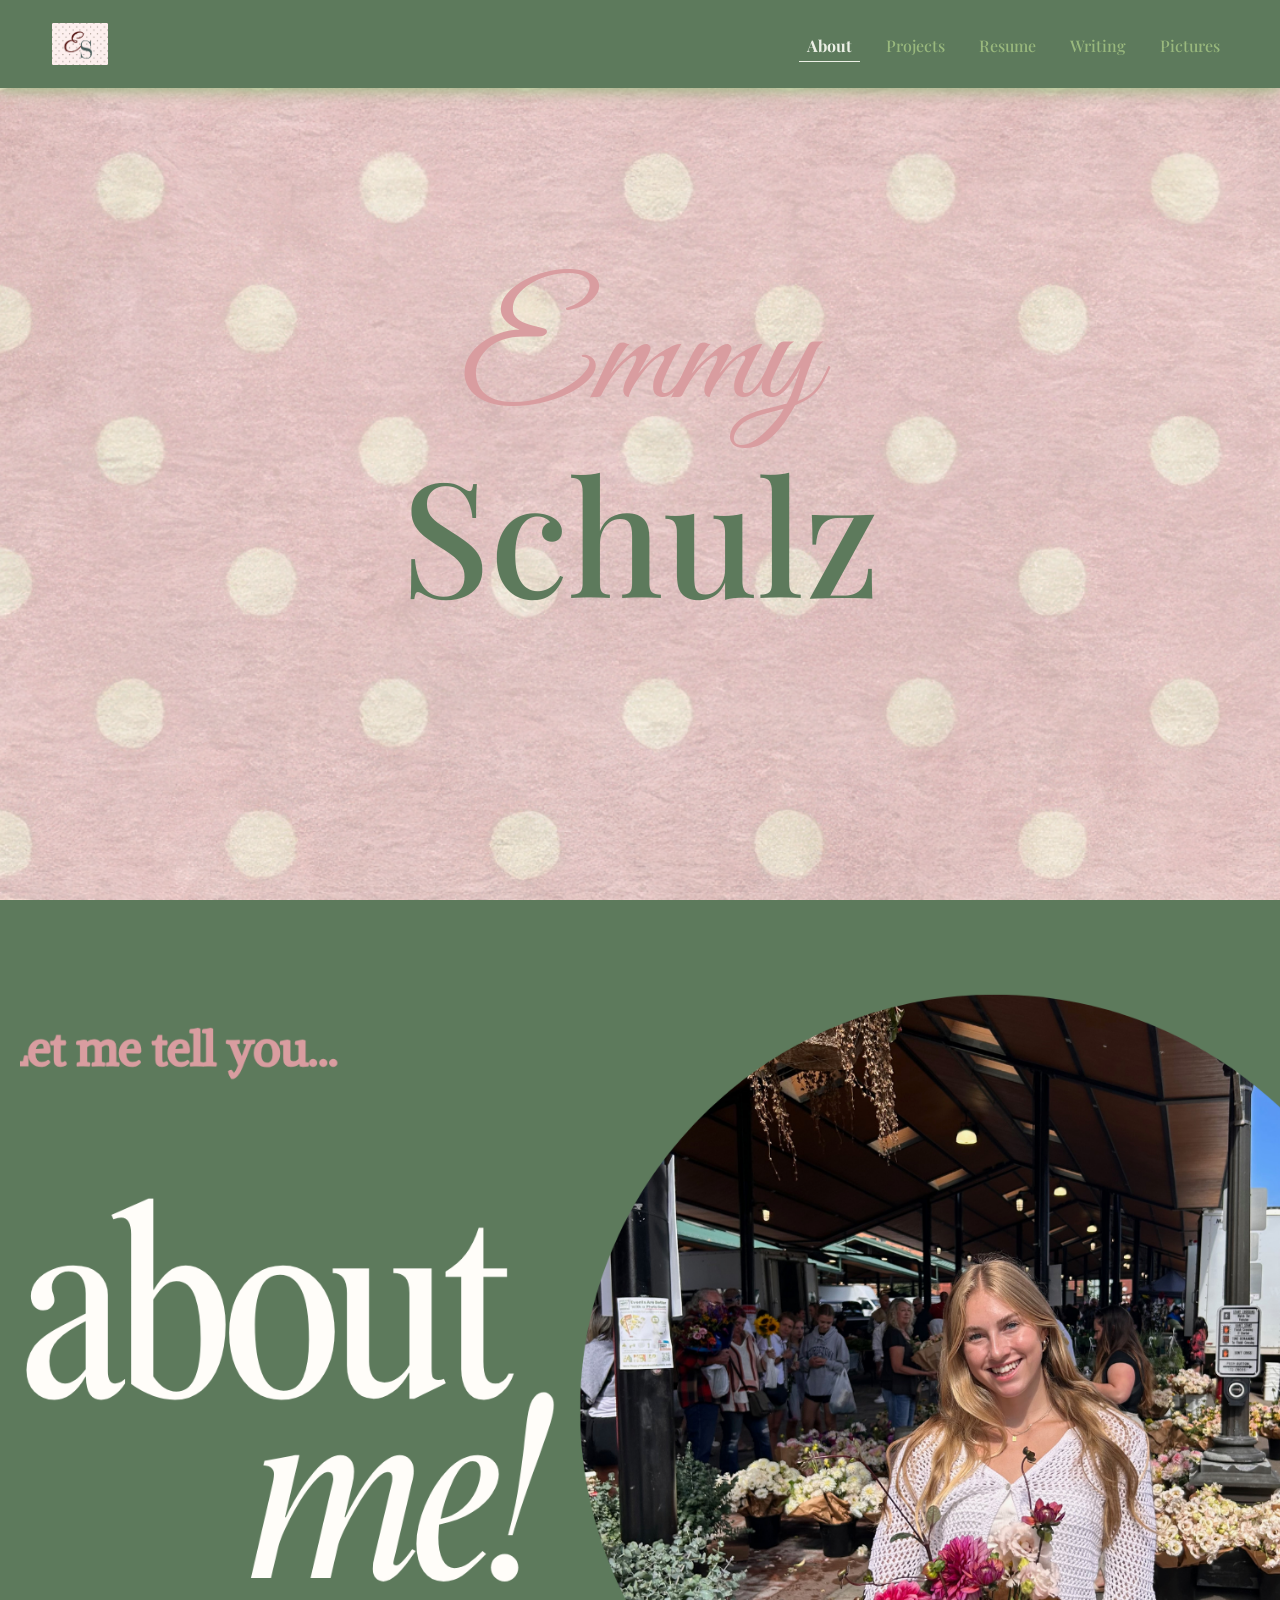
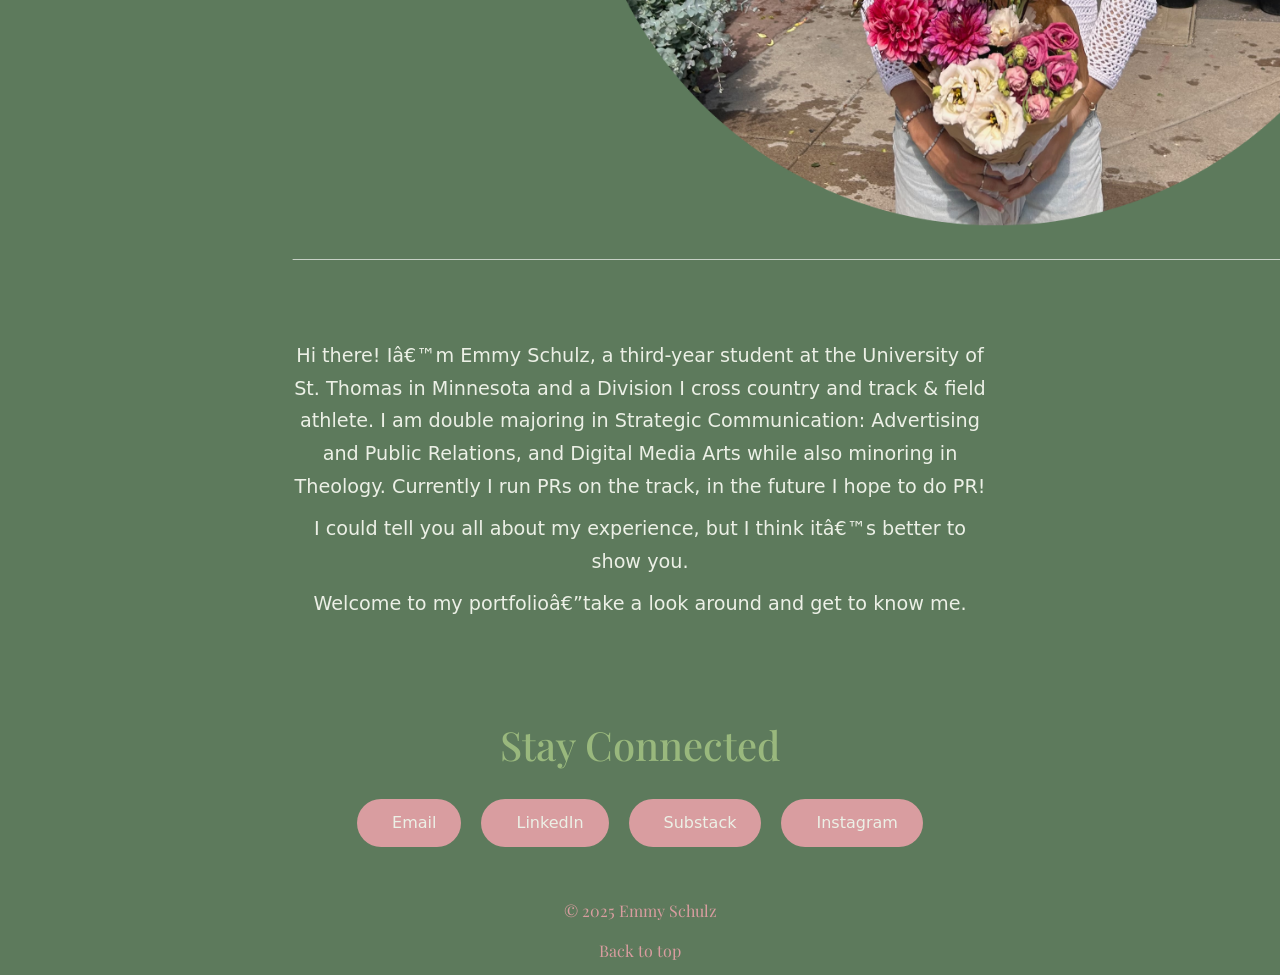
<file: index.html>
<!DOCTYPE html>
<html lang="en">
<!--INITIALIZATION IN BACKGROUND SECTION DO NOT EDIT OR TOUCH-->
	<head>
		<link rel="stylesheet" href="https://cdnjs.cloudflare.com/ajax/libs/animate.css/4.1.1/animate.min.css"/>
		
		<meta name="viewport" content="width=device-width, initial-scale=1">

		<meta name="description" content="A student athlete at St. Thomas who runs, writes, designs and plans! ">

		<meta property="og:image" content="images/polkadots.png">

		<link rel="icon" href="images/initials.png" type="image/x-icon">

<!--ACTUAL PAGE LINKS AND STYLE SHEETS.-->

		<title>Emmy Schulz Portfolio</title>

		<link href="https://cdn.jsdelivr.net/npm/bootstrap@5.3.8/dist/css/bootstrap.min.css" rel="stylesheet" integrity="sha384-sRIl4kxILFvY47J16cr9ZwB07vP4J8+LH7qKQnuqkuIAvNWLzeN8tE5YBujZqJLB" crossorigin="anonymous">

		<link href="styles/styles.css" rel="stylesheet">

		<link href="https://fonts.googleapis.com/css2?family=Great+Vibes&family=Playfair+Display:wght@400;700&display=swap" rel="stylesheet">

    <link href="https://fonts.googleapis.com/css2?family=Gravitas+One&display=swap" rel="stylesheet">

    <script src="https://cdn.jsdelivr.net/npm/bootstrap@5.3.8/dist/js/bootstrap.bundle.min.js"></script>

	  

  </head>
	<body>
		

		<!-- navbar with a drop down that collapses on screens smaller than medium width -->
<nav class="navbar navbar-expand-md fixed-top">
  <div class="container-fluid">

    <a class="navbar-brand" href="index.html">
  <img src="images/initials.png" alt="logo" class="nav-logo">
</a>

    <button
      class="navbar-toggler"
      type="button"
      data-bs-toggle="collapse"
      data-bs-target="#navbarText"
      aria-controls="navbarText"
      aria-expanded="false"
      aria-label="Toggle navigation"
    >
      <span class="navbar-toggler-icon"></span>
    </button>

    <div class="collapse navbar-collapse justify-content-end" id="navbarText">

      <ul class="navbar-nav">

        <li class="nav-item">
          <a class="nav-link active" href="index.html">About</a>
        </li>

        <li class="nav-item">
          <a class="nav-link" href="projects.html">Projects</a>
        </li>

        <li class="nav-item">
          <a class="nav-link" href="resume.html">Resume</a>
        </li>

        <li class="nav-item">
          <a class="nav-link" href="writing.html">Writing</a>
        </li>

        <li class="nav-item">
          <a class="nav-link" href="pictures.html">Pictures</a>
        </li>

      </ul>

    </div>
  </div>
</nav>



		<!-- Hero Section -->
		<section id="hero" class="hero-section d-flex align-items-center justify-content-center text-center">
    <div class="hero-text">
        <h1 class="first-name">Emmy</h1>
        <h2 class="last-name">Schulz</h2>
    </div>
</section>

<section id="about" class="about-section">

    <img src="images/aboutmebanner2.png" 
         alt="About Emmy Schulz" 
         class="full-photo">

    <div class="about-text text-center">
        <p class="intro-text">
            Hi there! I’m Emmy Schulz, a third-year student at the University of St. Thomas 
            in Minnesota and a Division I cross country and track & field athlete. I am double majoring in Strategic Communication: Advertising and Public Relations, and Digital Media Arts while also minoring in Theology. Currently I run PRs on the track, in the future I hope to do PR! 
        </p>

        <p class="intro-text">
            I could tell you all about my experience, but I think it’s better to show you.
        </p>

        <p class="intro-text">
            Welcome to my portfolio—take a look around and get to know me.
        </p>
    </div>

</section>

  <!-- Stay Connected Section -->
      <div id="stay-connected">
        <h2>Stay Connected</h2>
        <div class="social-links">
          <a href="mailto:your-email@example.com" class="social-btn">
            <i class="fa-solid fa-envelope"></i> Email
          </a>
          <a
            href="https://www.linkedin.com/in/emmy-schulz-8937b3288"
            target="_blank"
            class="social-btn"
          >
            <i class="fa-brands fa-linkedin"></i> LinkedIn
          </a>
          <a
            href="https://substack.com/@emmyschulz"
            target="_blank"
            class="social-btn"
          >
            <i class="fa-solid fa-pen-nib"></i> Substack
          </a>
          <a
            href="https://www.instagram.com/emmy_schulz6/"
            target="_blank"
            class="social-btn"
          >
            <i class="fa-brands fa-instagram"></i> Instagram
          </a>
        </div>
      </div>

      <div id="footer">
        <p>&copy; 2025 Emmy Schulz</p>
        <ul>
          <li><a href="#top">Back to top</a></li>
        </ul>
      </div>
    </div>
  </body>
</html>
</file>
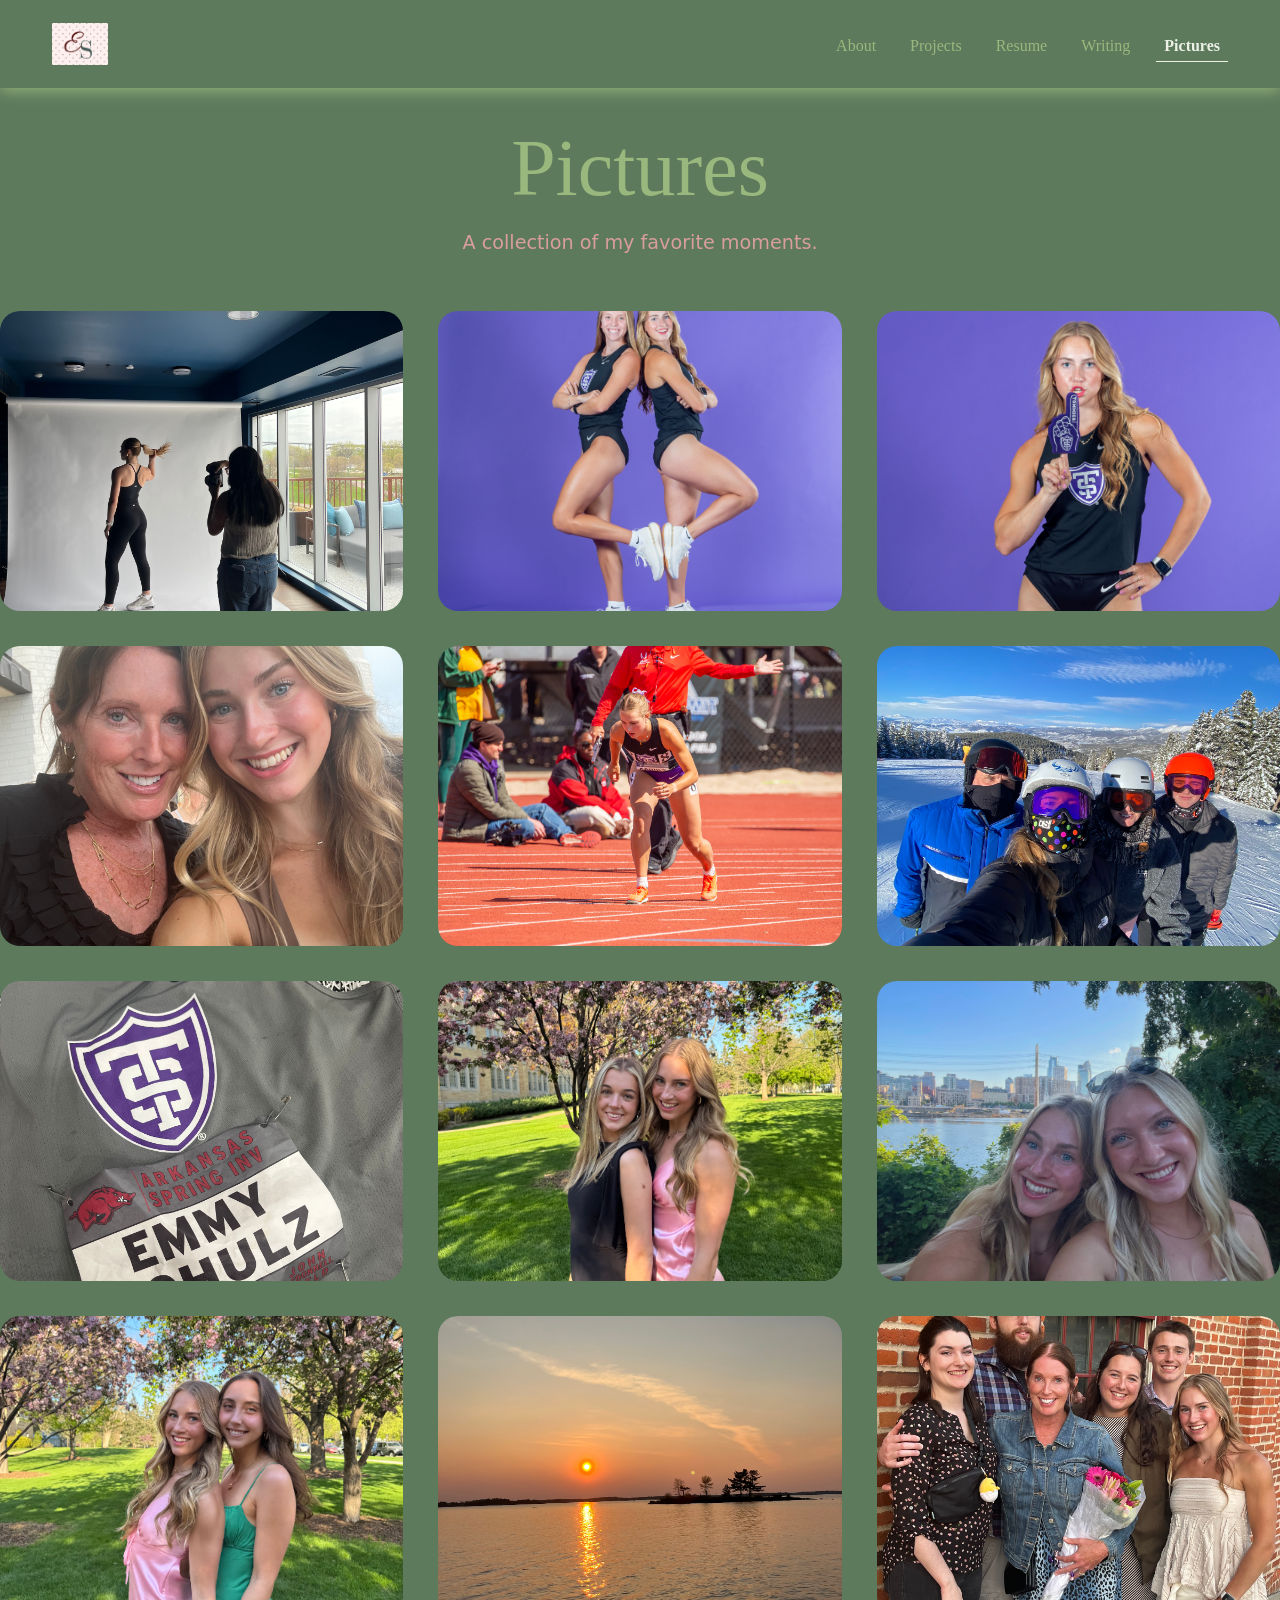
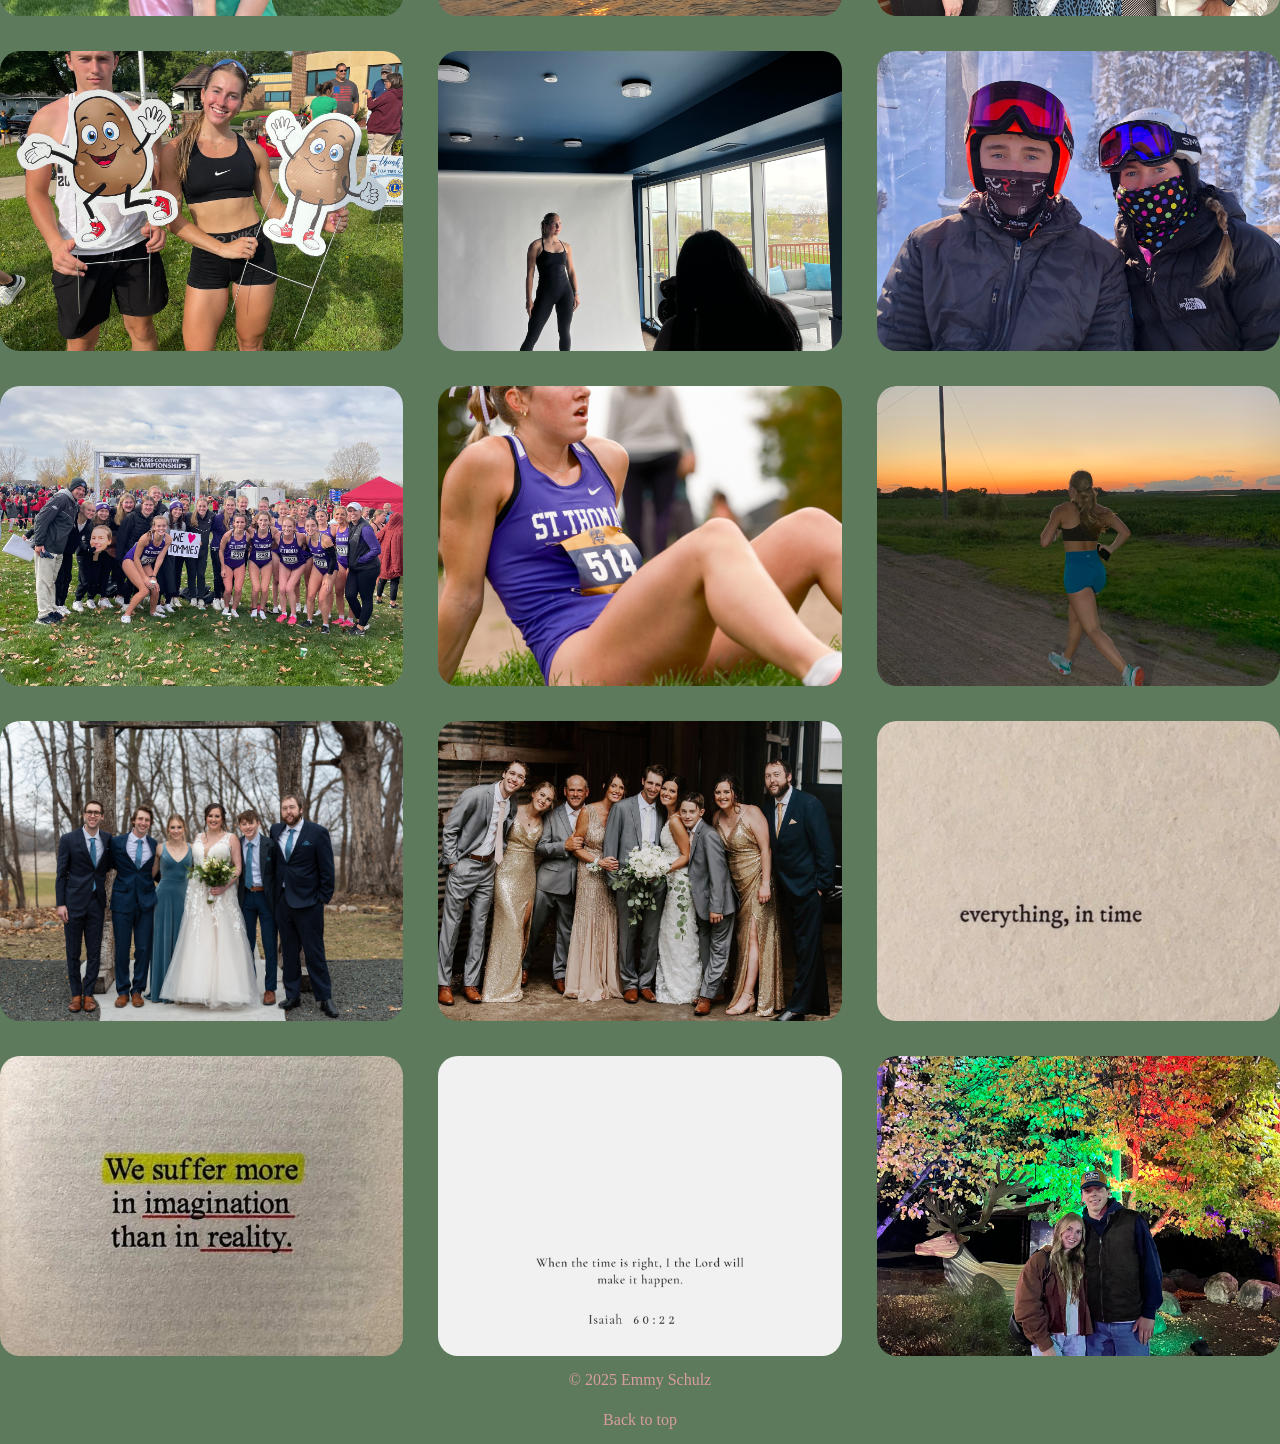
<file: pictures.html>
<!DOCTYPE html>
<html lang="en">
<head>

  <meta charset="UTF-8">
  <meta name="viewport" content="width=device-width, initial-scale=1.0">

  <title>Projects | Emmy Schulz</title>

  <link href="https://cdn.jsdelivr.net/npm/bootstrap@5.3.8/dist/css/bootstrap.min.css" rel="stylesheet">

  <link href="styles/styles.css" rel="stylesheet">
  <script src="https://cdn.jsdelivr.net/npm/bootstrap@5.3.8/dist/js/bootstrap.bundle.min.js"></script>

</head>

<body> 

		<!-- navbar with a drop down that collapses on screens smaller than medium width -->
<nav class="navbar navbar-expand-md fixed-top">
  <div class="container-fluid">

    <a class="navbar-brand" href="index.html">
  <img src="images/initials.png" alt="logo" class="nav-logo">
</a>

    <button
      class="navbar-toggler"
      type="button"
      data-bs-toggle="collapse"
      data-bs-target="#navbarText"
      aria-controls="navbarText"
      aria-expanded="false"
      aria-label="Toggle navigation"
    >
      <span class="navbar-toggler-icon"></span>
    </button>

    <div class="collapse navbar-collapse justify-content-end" id="navbarText">

      <ul class="navbar-nav">

        <li class="nav-item">
          <a class="nav-link" href="index.html">About</a>
        </li>

        <li class="nav-item">
          <a class="nav-link" href="projects.html">Projects</a>
        </li>

        <li class="nav-item">
          <a class="nav-link" href="resume.html">Resume</a>
        </li>

        <li class="nav-item">
          <a class="nav-link" href="writing.html">Writing</a>
        </li>

        <li class="nav-item">
          <a class="nav-link active" href="pictures.html">Pictures</a>
        </li>

      </ul>

    </div>
  </div>
</nav>
    

<!-- HEADER -->
<section class="photos-header text-center">
  <h1>Pictures</h1>
  <p>
    A collection of my favorite moments.
  </p>
</section>

<!-- PHOTO GRID -->
<section class="projects-section">
  <div class="projects-grid photo-grid">

    <img src="images/img1.jpeg" alt="">
    <img src="images/img2.JPG" alt="">
    <img src="images/img20.JPG" alt="">
    <img src="images/img7.jpeg" alt="">
    <img src="images/img8.JPG" alt="">
    <img src="images/img3.jpeg" alt="">
    <img src="images/img6.jpeg" alt="">
    <img src="images/img9.jpeg" alt="">
    <img src="images/img10.jpeg" alt="">
    <img src="images/img21.jpeg" alt="">
    <img src="images/img4.jpeg" alt="">
    <img src="images/img11.jpeg" alt="">
    <img src="images/img15.jpeg" alt="">
    <img src="images/img13.jpeg" alt="">
    <img src="images/img23.jpeg" alt="">
    <img src="images/img16.jpeg" alt="">
    <img src="images/img25.JPG" alt="">
    <img src="images/img18.jpeg" alt="">
    <img src="images/img19.JPG" alt="">
    <img src="images/img22.JPG" alt="">
    <img src="images/img5.JPG" alt="">
    <img src="images/img12.JPG" alt="">
    <img src="images/img14.JPG" alt="">
    <img src="images/img24.jpeg" alt="">

  </div>
</section>


<div id="footer">
        <p>&copy; 2025 Emmy Schulz</p>
        <ul>
          <li><a href="#top">Back to top</a></li>
        </ul>
      </div>
      </body>
</html>
</file>
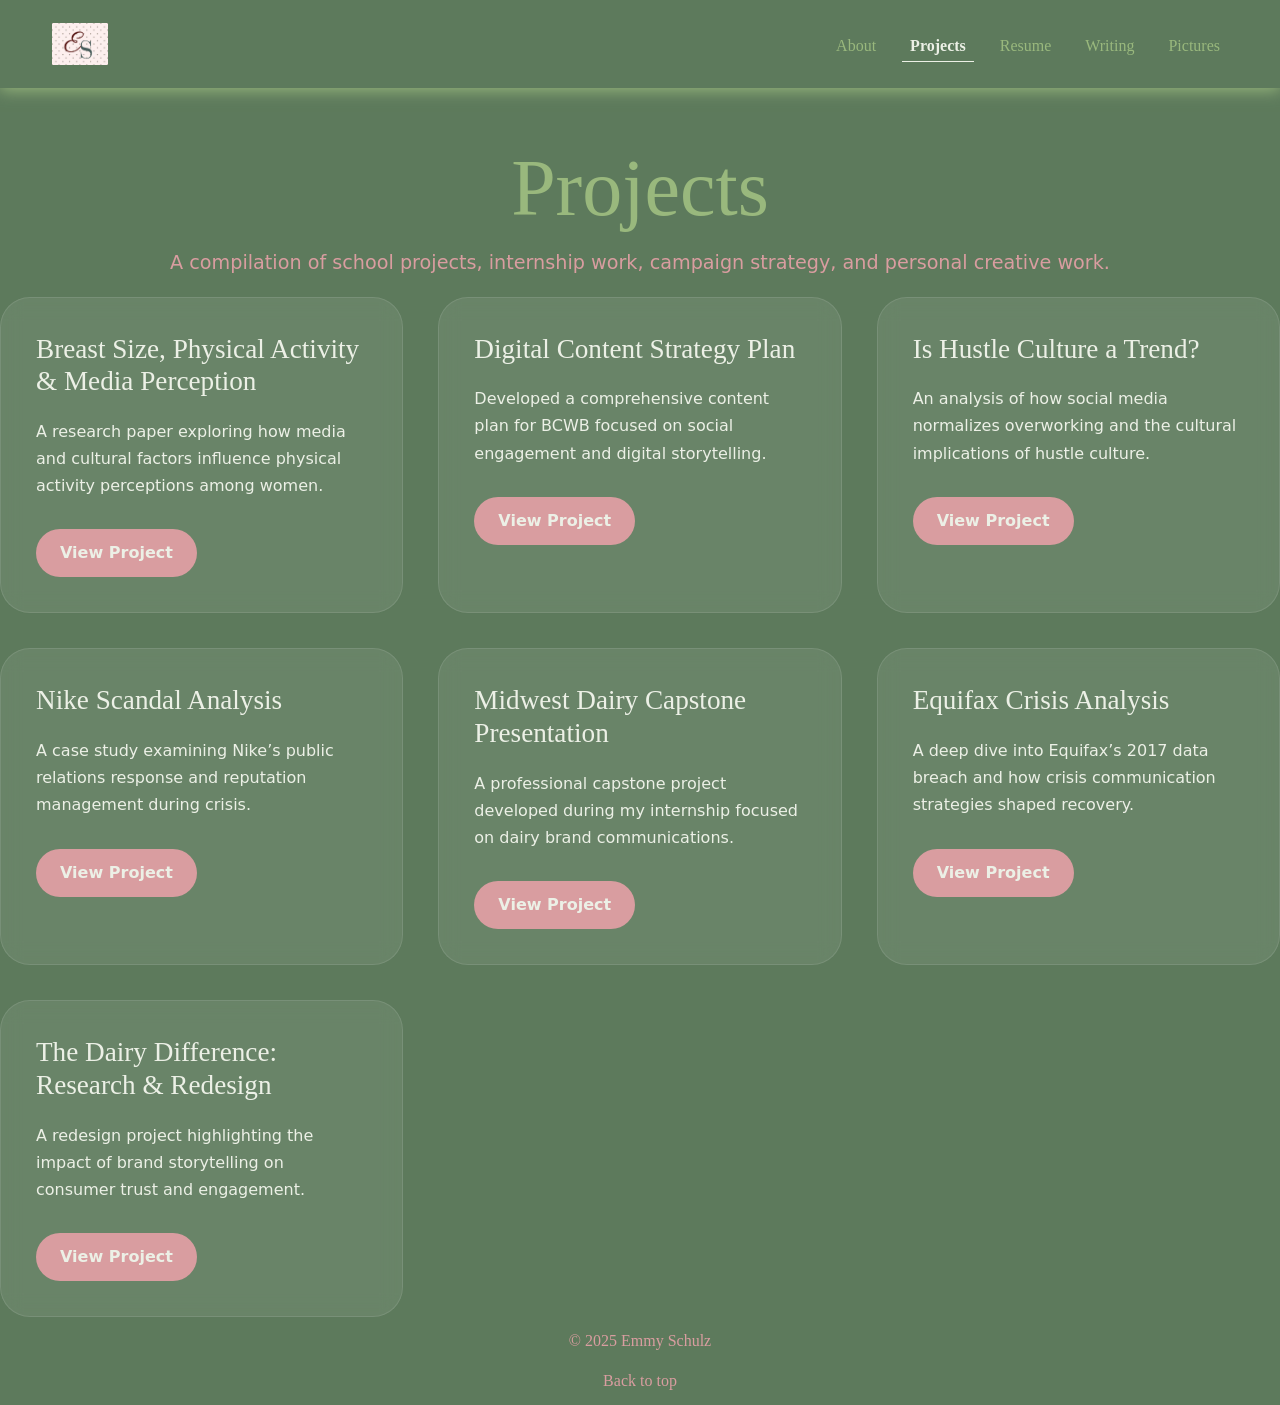
<file: projects.html>
<!DOCTYPE html>
<html lang="en">
<head>

  <meta charset="UTF-8">
  <meta name="viewport" content="width=device-width, initial-scale=1.0">

  <title>Projects | Emmy Schulz</title>

  <link href="https://cdn.jsdelivr.net/npm/bootstrap@5.3.8/dist/css/bootstrap.min.css" rel="stylesheet">

  <link href="styles/styles.css" rel="stylesheet">
  <script src="https://cdn.jsdelivr.net/npm/bootstrap@5.3.8/dist/js/bootstrap.bundle.min.js"></script>

</head>

<body>


		<!-- navbar with a drop down that collapses on screens smaller than medium width -->
<nav class="navbar navbar-expand-md fixed-top">
  <div class="container-fluid">

    <a class="navbar-brand" href="index.html">
  <img src="images/initials.png" alt="logo" class="nav-logo">
</a>

    <button
      class="navbar-toggler"
      type="button"
      data-bs-toggle="collapse"
      data-bs-target="#navbarText"
      aria-controls="navbarText"
      aria-expanded="false"
      aria-label="Toggle navigation"
    >
      <span class="navbar-toggler-icon"></span>
    </button>

    <div class="collapse navbar-collapse justify-content-end" id="navbarText">

      <ul class="navbar-nav">

        <li class="nav-item">
          <a class="nav-link" href="index.html">About</a>
        </li>

        <li class="nav-item">
          <a class="nav-link active" href="projects.html">Projects</a>
        </li>

        <li class="nav-item">
          <a class="nav-link" href="resume.html">Resume</a>
        </li>

        <li class="nav-item">
          <a class="nav-link" href="writing.html">Writing</a>
        </li>

        <li class="nav-item">
          <a class="nav-link" href="pictures.html">Pictures</a>
        </li>

      </ul>

    </div>
  </div>
</nav>



<!-- PAGE HEADER -->

    <div class="projects-header text-center">
        <h1>Projects</h1>
        <p>
            A compilation of school projects, internship work,
            campaign strategy, and personal creative work.
        </p>
    </div>

    <div class="projects-grid">

        <div class="project-card">
            <h3>Breast Size, Physical Activity & Media Perception</h3>

            <p>
                A research paper exploring how media and cultural
                factors influence physical activity perceptions among women.
            </p>

            <a href="PDFs/pdf1research.pdf" target="_blank" class="project-btn">
                View Project
            </a>
        </div>

        <div class="project-card">
            <h3>Digital Content Strategy Plan</h3>

            <p>
                Developed a comprehensive content plan for BCWB
                focused on social engagement and digital storytelling.
            </p>

            <a href="PDFs/pdf2bcwb.pdf" target="_blank" class="project-btn">
                View Project
            </a>
        </div>

        <div class="project-card">
            <h3>Is Hustle Culture a Trend?</h3>

            <p>
                An analysis of how social media normalizes overworking
                and the cultural implications of hustle culture.
            </p>

            <a href="PDFs/pdf3mtrends.pdf" target="_blank" class="project-btn">
                View Project
            </a>
        </div>

        <div class="project-card">
            <h3>Nike Scandal Analysis</h3>

            <p>
                A case study examining Nike’s public relations response
                and reputation management during crisis.
            </p>

            <a href="PDFs/pdf4nike.pdf" target="_blank" class="project-btn">
                View Project
            </a>
        </div>

        <div class="project-card">
            <h3>Midwest Dairy Capstone Presentation</h3>

            <p>
                A professional capstone project developed during my internship
                focused on dairy brand communications.
            </p>

            <a href="PDFs/pdf5capstonemd.pdf" target="_blank" class="project-btn">
                View Project
            </a>
        </div>

        <div class="project-card">
            <h3>Equifax Crisis Analysis</h3>

            <p>
                A deep dive into Equifax’s 2017 data breach and how
                crisis communication strategies shaped recovery.
            </p>

            <a href="PDFs/pdf6crisis.pdf" target="_blank" class="project-btn">
                View Project
            </a>
        </div>

        <div class="project-card">
            <h3>The Dairy Difference: Research & Redesign</h3>

            <p>
                A redesign project highlighting the impact of brand storytelling
                on consumer trust and engagement.
            </p>

            <a href="PDFs/pdf7dairydif.pdf" target="_blank" class="project-btn">
                View Project
            </a>
        </div>

    </div>

</section>

<!-- FOOTER -->
<div id="footer">
        <p>&copy; 2025 Emmy Schulz</p>
        <ul>
          <li><a href="#top">Back to top</a></li>
        </ul>
      </div>

<script src="https://cdn.jsdelivr.net/npm/bootstrap@5.3.8/dist/js/bootstrap.bundle.min.js"></script>

</body>
</html>
</file>
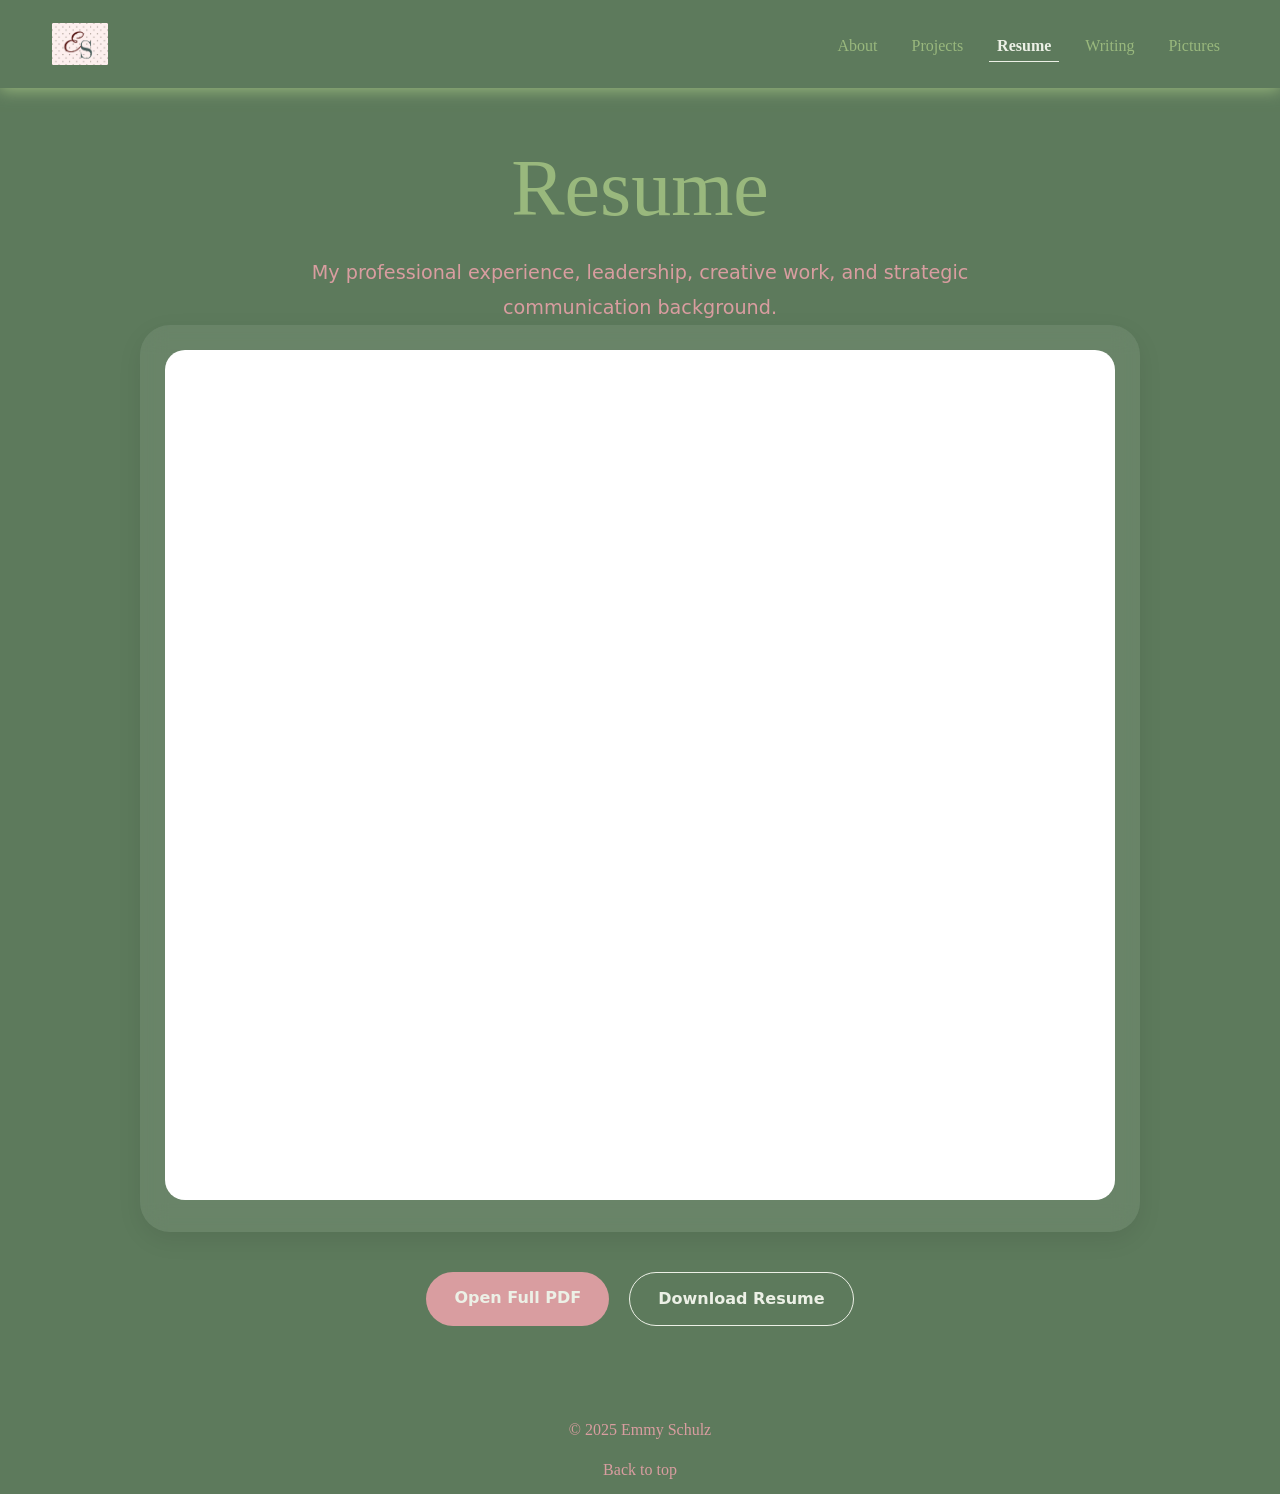
<file: resume.html>
<!DOCTYPE html>
<html lang="en">
<head>

  <meta charset="UTF-8">
  <meta name="viewport" content="width=device-width, initial-scale=1.0">

  <title>Projects | Emmy Schulz</title>

  <link href="https://cdn.jsdelivr.net/npm/bootstrap@5.3.8/dist/css/bootstrap.min.css" rel="stylesheet">

  <link href="styles/styles.css" rel="stylesheet">
  <script src="https://cdn.jsdelivr.net/npm/bootstrap@5.3.8/dist/js/bootstrap.bundle.min.js"></script>

</head>

<body>


		<!-- navbar with a drop down that collapses on screens smaller than medium width -->
<nav class="navbar navbar-expand-md fixed-top">
  <div class="container-fluid">

    <a class="navbar-brand" href="index.html">
  <img src="images/initials.png" alt="logo" class="nav-logo">
</a>

    <button
      class="navbar-toggler"
      type="button"
      data-bs-toggle="collapse"
      data-bs-target="#navbarText"
      aria-controls="navbarText"
      aria-expanded="false"
      aria-label="Toggle navigation"
    >
      <span class="navbar-toggler-icon"></span>
    </button>

    <div class="collapse navbar-collapse justify-content-end" id="navbarText">

      <ul class="navbar-nav">

        <li class="nav-item">
          <a class="nav-link" href="index.html">About</a>
        </li>

        <li class="nav-item">
          <a class="nav-link" href="projects.html">Projects</a>
        </li>

        <li class="nav-item">
          <a class="nav-link active" href="resume.html">Resume</a>
        </li>

        <li class="nav-item">
          <a class="nav-link" href="writing.html">Writing</a>
        </li>

        <li class="nav-item">
          <a class="nav-link" href="pictures.html">Pictures</a>
        </li>

      </ul>

    </div>
  </div>
</nav>


<section class="resume-section">

    <div class="resume-header text-center">

        <h1>Resume</h1>

        <p>
            My professional experience, leadership, creative work,
            and strategic communication background.
        </p>

    </div>

    <div class="resume-container">

        <iframe
            src="PDFs/resume.pdf"
            class="resume-frame">
        </iframe>

    </div>

    <div class="resume-buttons">

        <a href="pdfs/resume.pdf"
           target="_blank"
           class="resume-btn">
           Open Full PDF
        </a>

        <a href="pdfs/resume.pdf"
           download
           class="resume-btn secondary-btn">
           Download Resume
        </a>

    </div>

</section>

<div id="footer">
        <p>&copy; 2025 Emmy Schulz</p>
        <ul>
          <li><a href="#top">Back to top</a></li>
        </ul>
      </div>
</file>
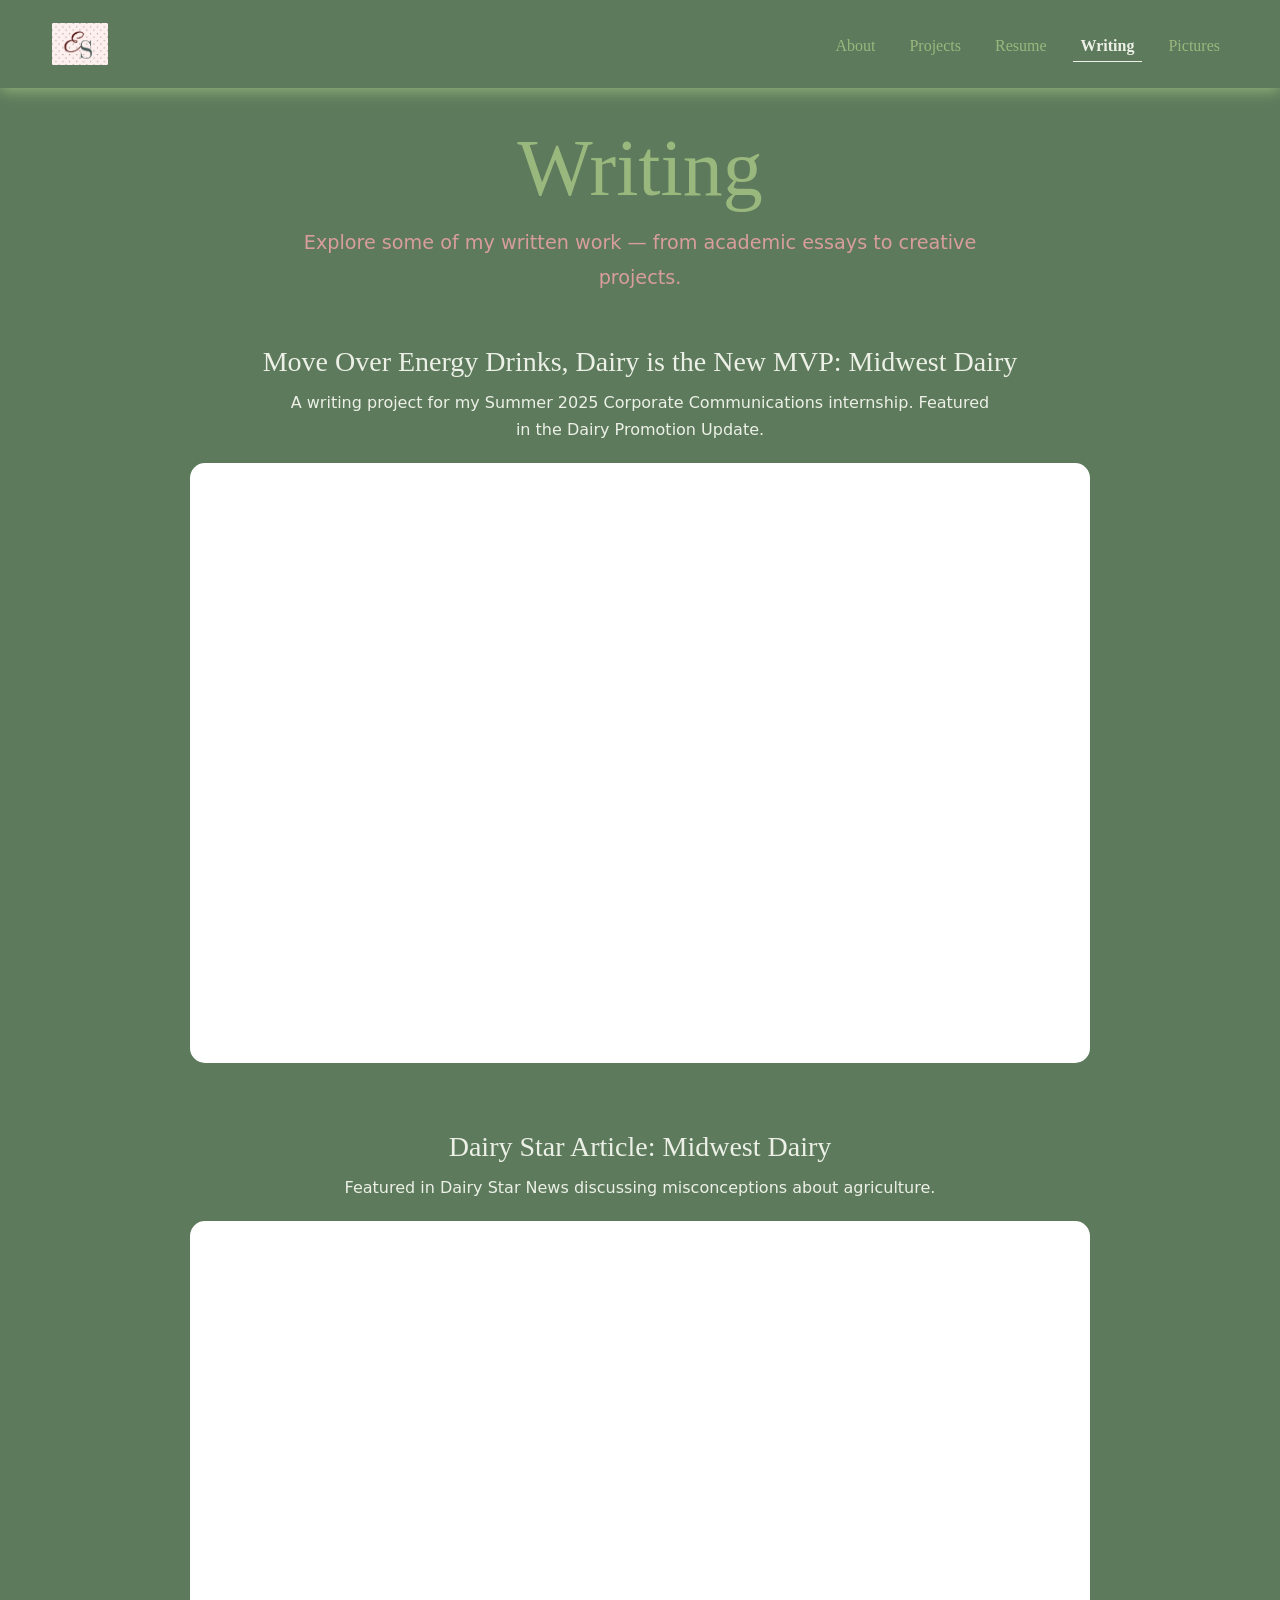
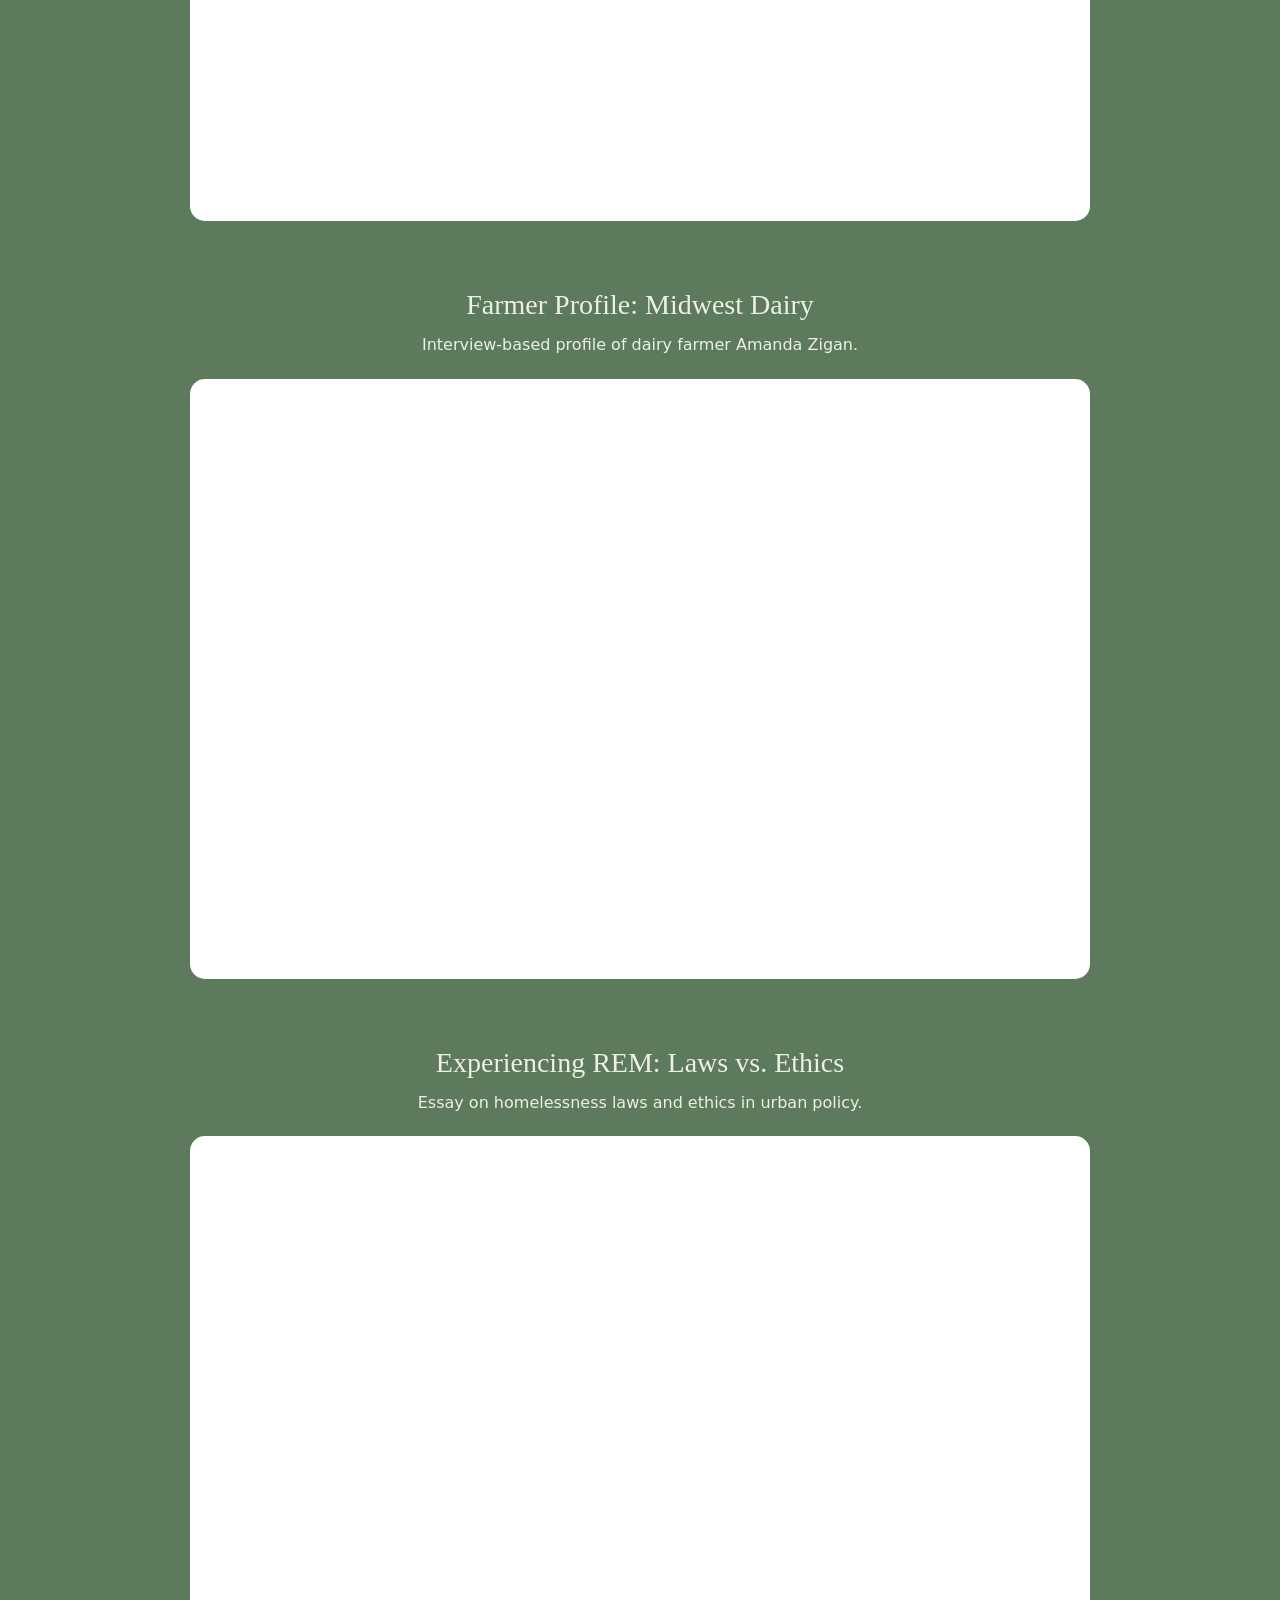
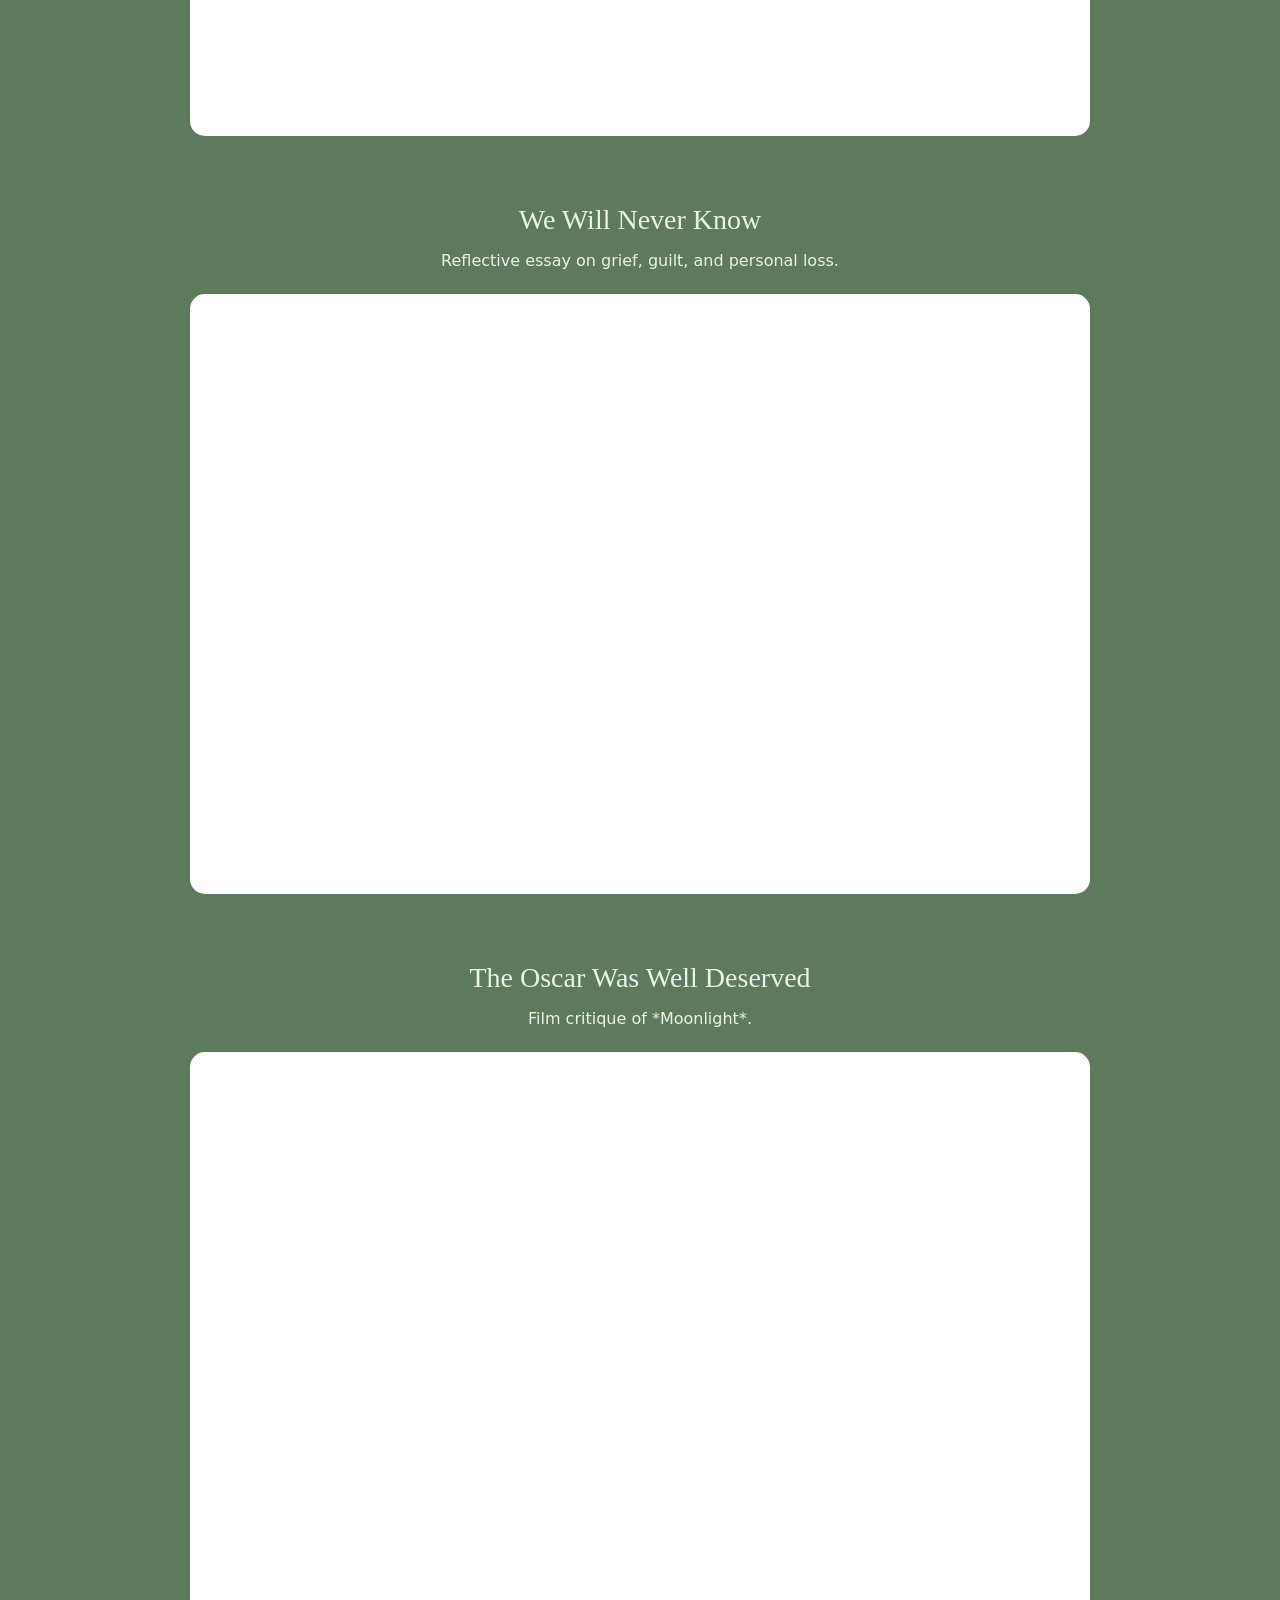
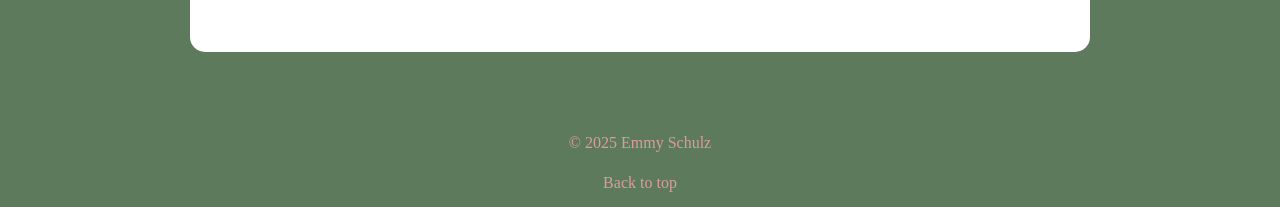
<file: writing.html>
<!DOCTYPE html>
<html lang="en">
<head>

  <meta charset="UTF-8">
  <meta name="viewport" content="width=device-width, initial-scale=1.0">

  <title>Projects | Emmy Schulz</title>

  <link href="https://cdn.jsdelivr.net/npm/bootstrap@5.3.8/dist/css/bootstrap.min.css" rel="stylesheet">

  <link href="styles/styles.css" rel="stylesheet">
  <script src="https://cdn.jsdelivr.net/npm/bootstrap@5.3.8/dist/js/bootstrap.bundle.min.js"></script>

</head>

<body>

		<!-- navbar with a drop down that collapses on screens smaller than medium width -->
<nav class="navbar navbar-expand-md fixed-top">
  <div class="container-fluid">

    <a class="navbar-brand" href="index.html">
  <img src="images/initials.png" alt="logo" class="nav-logo">
</a>

    <button
      class="navbar-toggler"
      type="button"
      data-bs-toggle="collapse"
      data-bs-target="#navbarText"
      aria-controls="navbarText"
      aria-expanded="false"
      aria-label="Toggle navigation"
    >
      <span class="navbar-toggler-icon"></span>
    </button>

    <div class="collapse navbar-collapse justify-content-end" id="navbarText">

      <ul class="navbar-nav">

        <li class="nav-item">
          <a class="nav-link" href="index.html">About</a>
        </li>

        <li class="nav-item">
          <a class="nav-link" href="projects.html">Projects</a>
        </li>

        <li class="nav-item">
          <a class="nav-link" href="resume.html">Resume</a>
        </li>

        <li class="nav-item">
          <a class="nav-link active" href="writing.html">Writing</a>
        </li>

        <li class="nav-item">
          <a class="nav-link" href="pictures.html">Pictures</a>
        </li>

      </ul>

    </div>
  </div>
</nav>


 
<!-- PAGE WRAPPER -->
<section class="page-section writing-section">

  <div class="writing-header text-center">
    <h1>Writing</h1>
    <p>Explore some of my written work — from academic essays to creative projects.</p>
  </div>

  <div id="content">

    <!-- Essay 1 -->
    <div class="writing-piece">
      <h3>Move Over Energy Drinks, Dairy is the New MVP: Midwest Dairy</h3>
      <p>A writing project for my Summer 2025 Corporate Communications internship. Featured in the Dairy Promotion Update.</p>
      <iframe src="PDFs/dairypromoupdate.pdf" width="80%" height="600px"></iframe>
    </div>

    <!-- Essay 2 -->
    <div class="writing-piece">
      <h3>Dairy Star Article: Midwest Dairy</h3>
      <p>Featured in Dairy Star News discussing misconceptions about agriculture.</p>
      <iframe src="PDFs/dairystar.pdf" width="80%" height="600px"></iframe>
    </div>

    <!-- Essay 3 -->
    <div class="writing-piece">
      <h3>Farmer Profile: Midwest Dairy</h3>
      <p>Interview-based profile of dairy farmer Amanda Zigan.</p>
      <iframe src="PDFs/farmerprofile.pdf" width="80%" height="600px"></iframe>
    </div>

    <!-- Essay 4 -->
    <div class="writing-piece">
      <h3>Experiencing REM: Laws vs. Ethics</h3>
      <p>Essay on homelessness laws and ethics in urban policy.</p>
      <iframe src="PDFs/controversyhomeless.pdf" width="80%" height="600px"></iframe>
    </div>

    <!-- Essay 5 -->
    <div class="writing-piece">
      <h3>We Will Never Know</h3>
      <p>Reflective essay on grief, guilt, and personal loss.</p>
      <iframe src="PDFs/laymonsresponseessay.pdf" width="80%" height="600px"></iframe>
    </div>

    <!-- Essay 6 -->
    <div class="writing-piece">
      <h3>The Oscar Was Well Deserved</h3>
      <p>Film critique of *Moonlight*.</p>
      <iframe src="PDFs/moonlightessay.pdf" width="80%" height="600px"></iframe>
    </div>

  </div>

</section>

</body>

<div id="footer">
        <p>&copy; 2025 Emmy Schulz</p>
        <ul>
          <li><a href="#top">Back to top</a></li>
        </ul>
      </div>
</file>
<file: styles/styles.css>
@import url('https://fonts.googleapis.com/css2?family=Bitter:ital,wght@0,100..900;1,100..900&family=Cherry+Bomb+One&display=swap');
@import url('https://fonts.googleapis.com/css2?family=Miltonian+Tattoo&display=swap');


:root { 
    --bg-color:#ecf0e6;
    --text-color: #510D0A; 
    --highlight-color-one: #5d7a5c;
    --highlight-color-two: #d99da0;
    --highlight-color-three:#99B87D; 
    --page-header-color:#99B87D; 
}

body { 
    background-color: var(--highlight-color-one);
    color: var(--text-color);
}


.hero-section {
    height: 100vh;
    background-image: url("../images/homescreen.png"); /* your image */
    background-size: cover;
    background-position: center;
    background-repeat: no-repeat;
}


.hero-text {
    text-align: center;
}


.first-name {
    font-family: 'Great Vibes';
    font-size: 10rem;
    color: var(--highlight-color-two); /* deep red */
    margin-bottom: -20px;
}


.last-name {
    font-family: 'Playfair Display', serif;
    font-size: 10rem;
    color: var(--highlight-color-one); /* muted green */
}
/*this is for the navigation styling*/


.navbar {
    background-color: var(--highlight-color-one);
    backdrop-filter: blur(10px);
    padding: 18px 40px;
    transition: all 0.3s ease;
    box-shadow: 0 2px 15px var(--highlight-color-three);
}

/* Brand Name */

.nav-logo {
    height: 42px;
    width: auto;
}

.navbar-brand:hover {
    opacity: 0.7;
}

/* Nav Links */

.navbar-nav {
    gap: 18px;
}

.nav-link {
    font-family: "Playfair Display", serif;
    font-size: 1rem;
    font-weight: 500;
    color: var(--highlight-color-three) !important;
    position: relative;
    transition: all 0.3s ease;
    padding-bottom: 4px;
}

/* Underline Hover Animation */

.nav-link::after {
    content: "";
    position: absolute;
    width: 0%;
    height: 1.5px;
    left: 0;
    bottom: 0;
    background-color: var(--bg-color);
    transition: width 0.3s ease;
}

.nav-link:hover::after {
    width: 100%;
}

.nav-link:hover {
    opacity: 0.75;
}

/* Active Page */

.navbar .navbar-nav .nav-link.active {
    color: var(--bg-color) !important;
    font-weight: 700;
}

.nav-link.active::after {
    width: 100%;
    background-color: var(--bg-color);
}

/* Dropdown */

.dropdown-menu {
    border: none;
    border-radius: 12px;
    padding: 12px;
    box-shadow: 0 8px 25px var(--bg-color);
}

.dropdown-item {
    font-family: "Playfair Display", serif;
    transition: 0.2s ease;
    border-radius: 8px;
}

.dropdown-item:hover {
    background-color: #f5f5f5;
}

/* Mobile */

.navbar-toggler {
    border: none;
}

.navbar-toggler:focus {
    box-shadow: none;
}



/*this is the about me banner section*/


.about-section {
    padding: 60px 20px 30px;
}

.full-photo {
    width: 100vw;
    height: 100vh;
    object-fit: cover;
    display: block;
    margin-bottom: 25px;
}

.about-text {
    padding: 10px 20px 20px;
}

.intro-text {
    max-width: 700px;
    margin: 10px auto;
    font-size: 1.2rem;
    line-height: 1.7;
    color: var(--bg-color);
}
/* Keep content centered vertically */
.about-section .container {
    max-width: 800px;
}
.full-photo {
    margin-bottom: 60px;
}

/*stay connected section*/
#stay-connected {
    background-color: var(--highlight-color-one); /* your green */
    padding: 40px 20px;
    text-align: center;
}
#stay-connected h2 {
    font-family: 'Playfair Display', serif;
    color: var(--highlight-color-three); /* off-white */
    font-size: 2.5rem;
    margin-bottom: 30px;
}
.social-links {
    display: flex;
    justify-content: center;
    gap: 20px;
    flex-wrap: wrap;
}
.social-btn {
    background-color: var(--highlight-color-two); /* pink */
    color: var(--bg-color); /* off-white text */
    text-decoration: none;
    padding: 12px 25px;
    border-radius: 30px;
    font-size: 1rem;
    font-weight: 500;
    transition: all 0.3s ease;
    display: flex;
    align-items: center;
    gap: 10px;
}
.social-btn:hover {
    background-color: var(--highlight-color-three); /* lighter green */
    transform: translateY(-3px);
}
.social-btn i {
    font-size: 1.2rem;
}


/*footer*/
#footer {
  text-align: center;
  padding: 12px;
  color: #D99DA0;
  font-family: 'Playfair Display', serif;
  font-size: 1em;
  background-color: #5D7A5C;
}

#footer ul {
  list-style: none;
  padding: 0;
  margin: 10px 0 0 0;
}

#footer ul li {
  display: inline;
  margin: 0 10px;
}

#footer ul li a {
  color: #D99DA0;
  text-decoration: none;
  transition: color 0.3s;
}

#footer ul li a:hover {
  color: #ECF0E6;
}

/*this is for your PROJECT page*/

.projects-header h1 {
    font-family: "Playfair Display", serif;
    font-size: 5rem;
    color: var(--page-header-color);
    margin: 0;
    padding-top: 140px;
    text-align: center;
}

.projects-header p {
    margin-top: 10px; /* controls the dumb ass gap that ive been trying to get rid of for an hour*/
    font-size: 1.2;
    color: var(--highlight-color-two);
    line-height: 1.8;
    font-size: 1.2rem;
    text-align: center;
}

/* GRID */

.projects-grid {
    display: grid;
    grid-template-columns: repeat(auto-fit, minmax(320px, 1fr));
    gap: 35px;
}

/* CARDS */

.project-card {
    background-color: rgba(255,255,255,0.08);
    border-radius: 30px;
    padding: 35px;
    backdrop-filter: blur(10px);
    transition: all 0.35s ease;
    border: 1px solid rgba(255,255,255,0.1);
}

.project-card:hover {
    transform: translateY(-8px);
    background-color: rgba(255,255,255,0.12);
}

.project-card h3 {
    font-family: "Playfair Display", serif;
    color: var(--bg-color);
    margin-bottom: 20px;
    font-size: 1.7rem;
}

.project-card p {
    color: var(--bg-color);
    line-height: 1.7;
    margin-bottom: 30px;
}

/* BUTTON */

.project-btn {
    display: inline-block;
    text-decoration: none;
    background-color: var(--highlight-color-two);
    color: var(--bg-color);
    padding: 12px 24px;
    border-radius: 30px;
    transition: all 0.3s ease;
    font-weight: 600;
}

.project-btn:hover {
    background-color: var(--highlight-color-three);
    transform: translateY(-2px);
}

/* MOBILE */

@media (max-width: 768px) {

    .projects-section {
        padding: 120px 20px 60px;
    }

    .projects-header h1 {
        font-size: 3.5rem;
    }

}

/*RESUME PAGE*/

.resume-section {
    padding: 140px 20px 80px;
    text-align: center;
}

/* HEADER */

.resume-header h1 {
    font-family: "Playfair Display", serif;
    font-size: 5rem;
    color: var(--page-header-color);
    margin-bottom: 20px;
}

.resume-header p {
    color: var(--highlight-color-two);
    max-width: 700px;
    margin: auto;
    line-height: 1.8;
    font-size: 1.2rem;
}

/* PDF CONTAINER */

.resume-container {
    max-width: 1000px;
    margin: auto;
    background: rgba(255,255,255,0.08);
    padding: 25px;
    border-radius: 30px;
    backdrop-filter: blur(12px);
    box-shadow: 0 8px 25px rgba(0,0,0,0.08);
}

/* PDF FRAME */

.resume-frame {
    width: 100%;
    height: 850px;
    border: none;
    border-radius: 20px;
    background-color: white;
}

/* BUTTONS */

.resume-buttons {
    margin-top: 40px;
    display: flex;
    justify-content: center;
    gap: 20px;
    flex-wrap: wrap;
}

.resume-btn {
    background-color: var(--highlight-color-two);
    color: var(--bg-color);
    text-decoration: none;
    padding: 14px 28px;
    border-radius: 40px;
    font-weight: 600;
    transition: all 0.3s ease;
}

.resume-btn:hover {
    background-color: var(--highlight-color-three);
    transform: translateY(-3px);
}

/* SECONDARY BUTTON */

.secondary-btn {
    background-color: transparent;
    border: 1.5px solid var(--bg-color);
}

.secondary-btn:hover {
    background-color: rgba(255,255,255,0.1);
}

/* MOBILE */

@media (max-width: 768px) {

    .resume-header h1 {
        font-size: 3.5rem;
    }

    .resume-frame {
        height: 600px;
    }

}

/* WRITING PAGE WORK HERE */

.writing-header {
    text-align: center;
    padding: 120px 20px 50px;
}

.writing-header h1 {
    font-family: "Playfair Display", serif;
    font-size: 5rem;
    color: var(--page-header-color);
    margin-bottom: 10px;
}

.writing-header p {
    color: var(--highlight-color-two);
    font-size: 1.2rem;
    max-width: 700px;
    margin: 0 auto;
    line-height: 1.8;
}

/* HEADER */


/* WRITING PIECES */

.writing-piece {
    margin-bottom: 60px;
    text-align: center;
}

.writing-piece h3 {
    font-family: "Playfair Display", serif;
    color: var(--bg-color);
    margin-bottom: 10px;
}

.writing-piece p {
    color: var(--bg-color);
    max-width: 700px;
    margin: 0 auto 20px;
    line-height: 1.7;
}

/* IFREAM FIX */

.writing-piece iframe {
    width: 80%;
    max-width: 900px;
    height: 600px;
    border: none;
    border-radius: 15px;
    background: white;
}

/*PHOTO PAGE HEREEEEEE*/

.photos-header {
    text-align: center;
    padding: 120px 20px 50px;
}

.photos-header h1 {
    font-family: "Playfair Display", serif;
    font-size: 5rem;
    color: var(--page-header-color);
    margin-bottom: 10px;
}

.photos-header p {
    color: var(--highlight-color-two);
    font-size: 1.2rem;
    max-width: 700px;
    margin: 0 auto;
    line-height: 1.8;
}
.photo-grid img {
    width: 100%;
    height: 300px;
    object-fit: cover;
    border-radius: 20px;
    transition: transform 0.3s ease;
}

.photo-grid img:hover {
    transform: scale(1.03);
}
</file>
